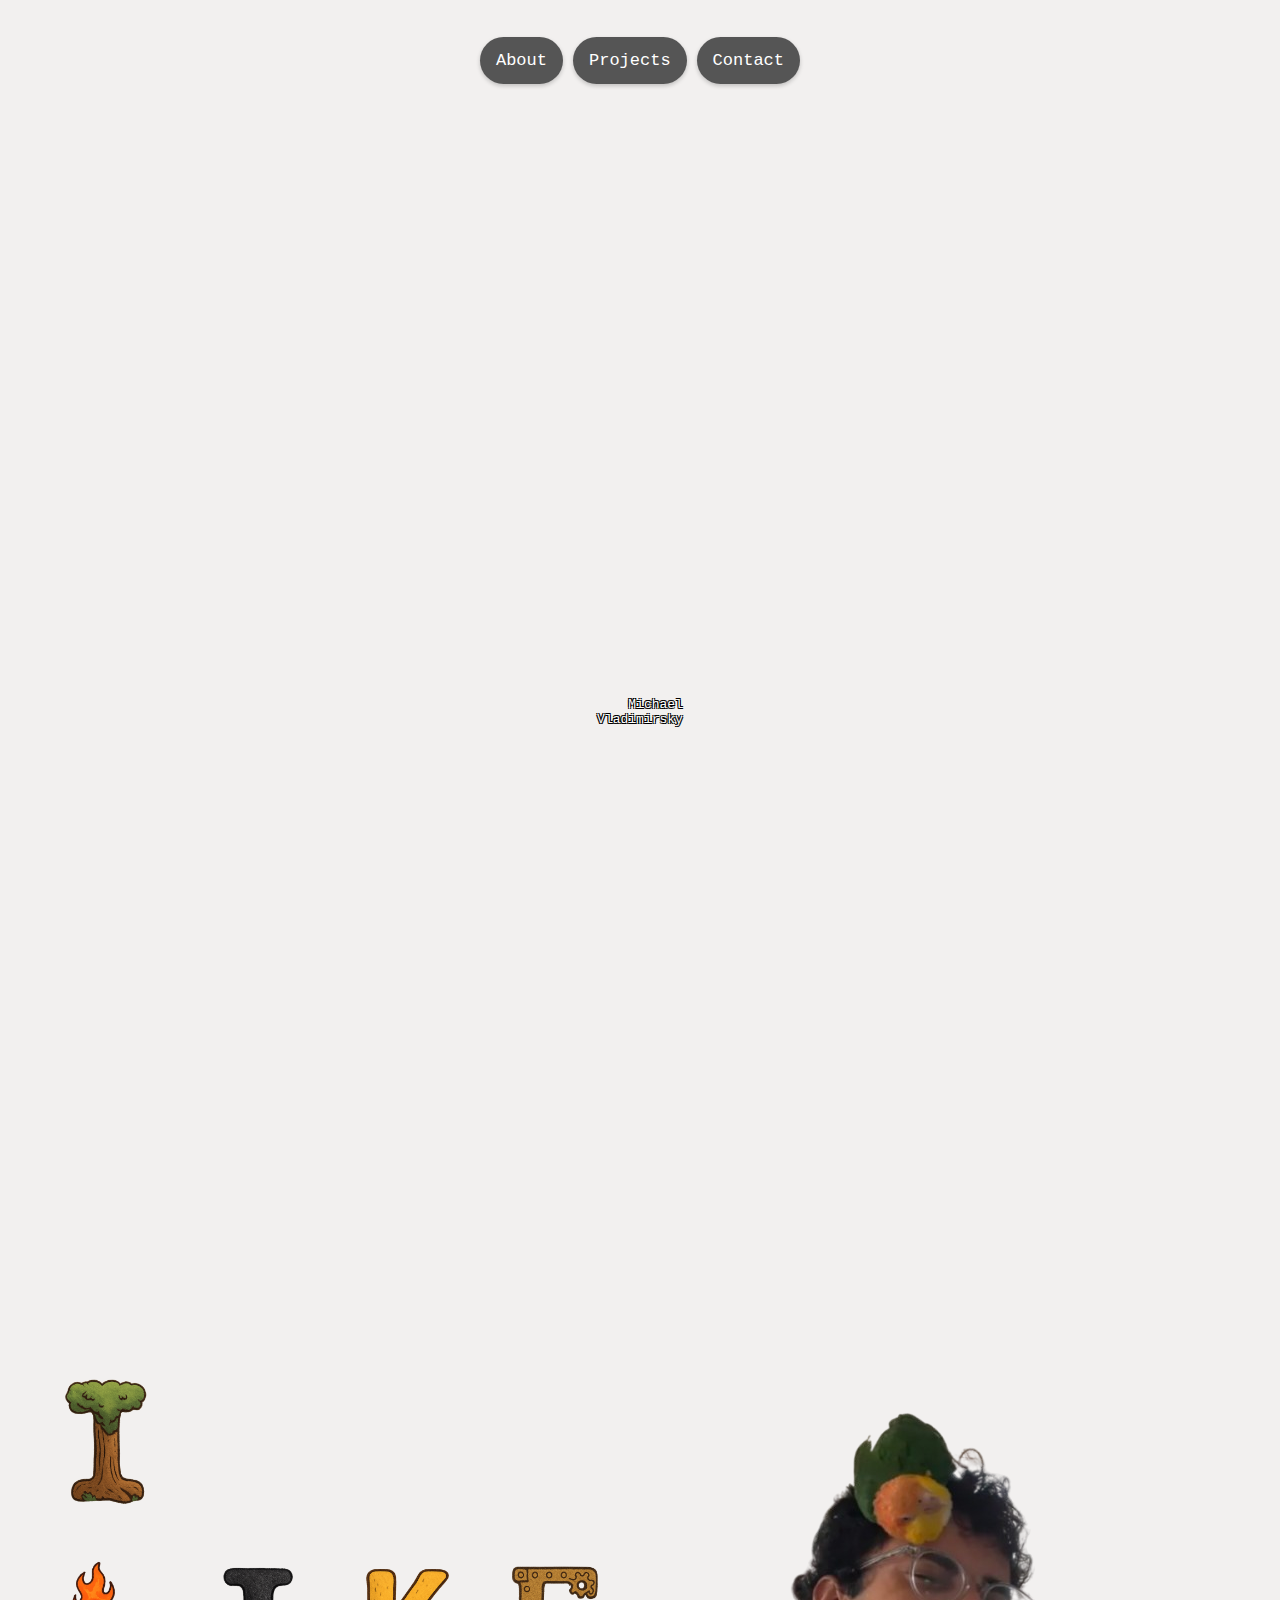
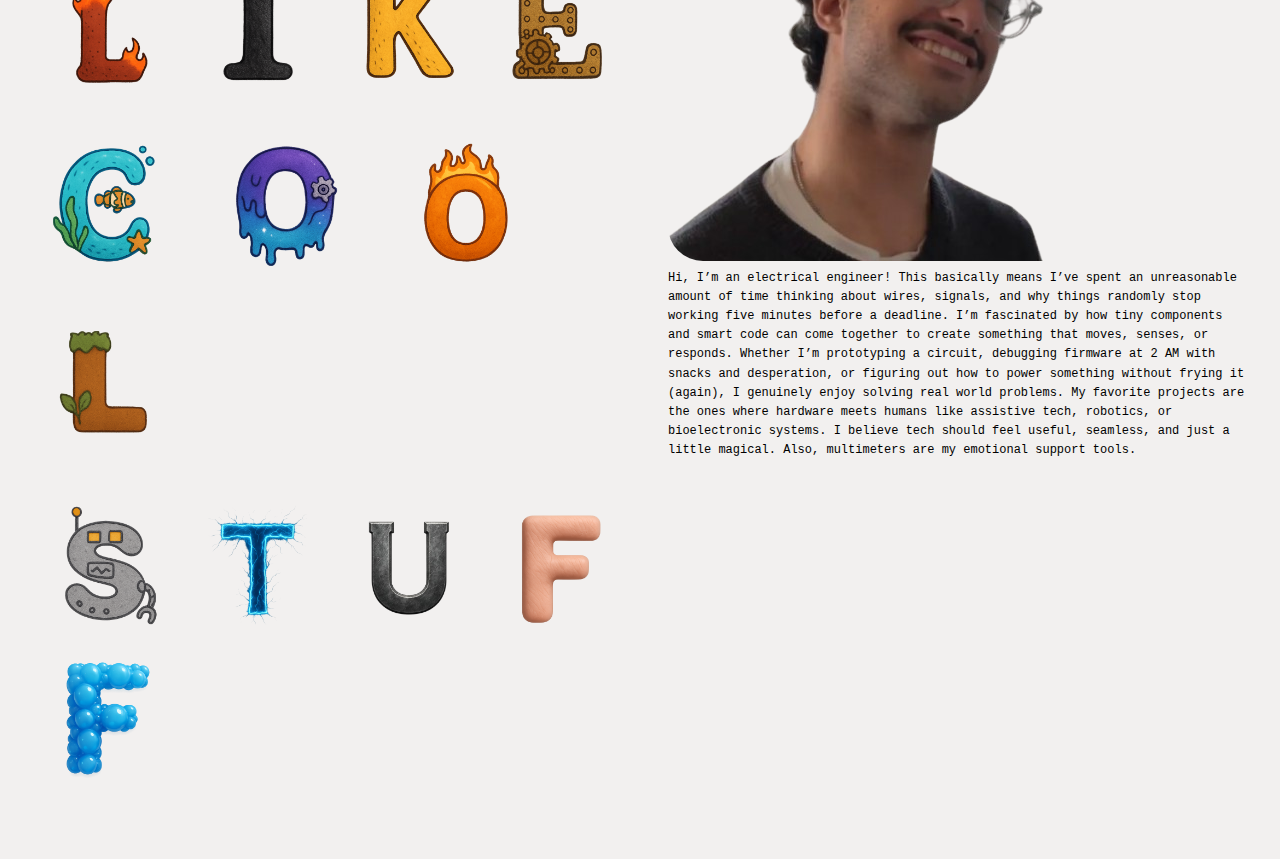
<file: index.html>
<!DOCTYPE html>
<html lang="en">
<head>
  <meta charset="UTF-8" />
  <title>My Project</title>
  <link rel="stylesheet" href="styles.css" />
  
  <script src="script.js" defer></script>
</head>
<body>

  <div class="tab-header">
    <a class="tablink" href="index.html">About</a>
    <a class="tablink" href="Projects.html">Projects</a>
    <a class="tablink" href="Contact.html">Contact</a>
    <p style="text-align: right; text-shadow: -1px -1px 0 #000, 1px -1px 0 #000,
          -1px 1px 0 #000, 1px 1px 0 #000; color: white; padding: 50%;">

      Michael Vladimirsky

    </p>
  </div>
  


 

<div class="flex-wrapper">
  <div class="image-grid">  

   <div class="row1">
    <div class="column">
      <img src="I tree.png">
    </div>
    </div>


    <div class="row">
    <div class="column">
      <img src="L fire.png" alt="L - Fire">
    </div>
    <div class="column">
      <img src="I charcoal.png" alt="I - Charcoal">
    </div>
    <div class="column">
      <img src="k monster.png" alt="K - Monster">
    </div>
    <div class="column">
      <img src="E robot.png" alt="E - Robot">
    </div>
    </div>


    <div class="row1">
    <div class="column">
      <img src="C_water.png" alt="E - Robot">
    </div>
    <div class="column">
      <img src="O_drown.png" alt="E - Robot">
    </div>
    <div class="column">
      <img src="O_fire.png" alt="E - Robot">
    </div>
    <div class="column">
      <img src="L_earth.png" alt="E - Robot">
    </div>
    </div>

    <div class="row">
    <div class="column">
      <img src="S_robot.png" alt="E - Robot">
    </div>
    <div class="column">
      <img src="T_lighting.png" alt="E - Robot">
    </div>
    <div class="column">
      <img src="U_metal-removebg-preview.png" alt="E - Robot">
    </div>
    <div class="column">
      <img src="F_skin_theme.png" alt="E - Robot">
    </div>
    <div class="column">
      <img src="F_bubble.png" alt="E - Robot">
    </div>
    </div>

    </div>

     <div class="text-content">
      <img src="me-removebg-preview.png" alt="E - Robot" style="border: none; border-radius: 35px;">

    <p style="font-family: monospace; font-size: small;">
Hi, I’m an electrical engineer! This basically means I’ve spent an unreasonable amount of time thinking about wires, signals, and why things randomly stop working five minutes before a deadline. I’m fascinated by how tiny components and smart code can come together to create something that moves, senses, or responds. Whether I’m prototyping a circuit, debugging firmware at 2 AM with snacks and desperation, or figuring out how to power something without frying it (again), I genuinely enjoy solving real world problems. My favorite projects are the ones where hardware meets humans like assistive tech, robotics, or bioelectronic systems. I believe tech should feel useful, seamless, and just a little magical.

Also, multimeters are my emotional support tools.    </p>
  </div>
</div>
  
</body>
</html>
</file>
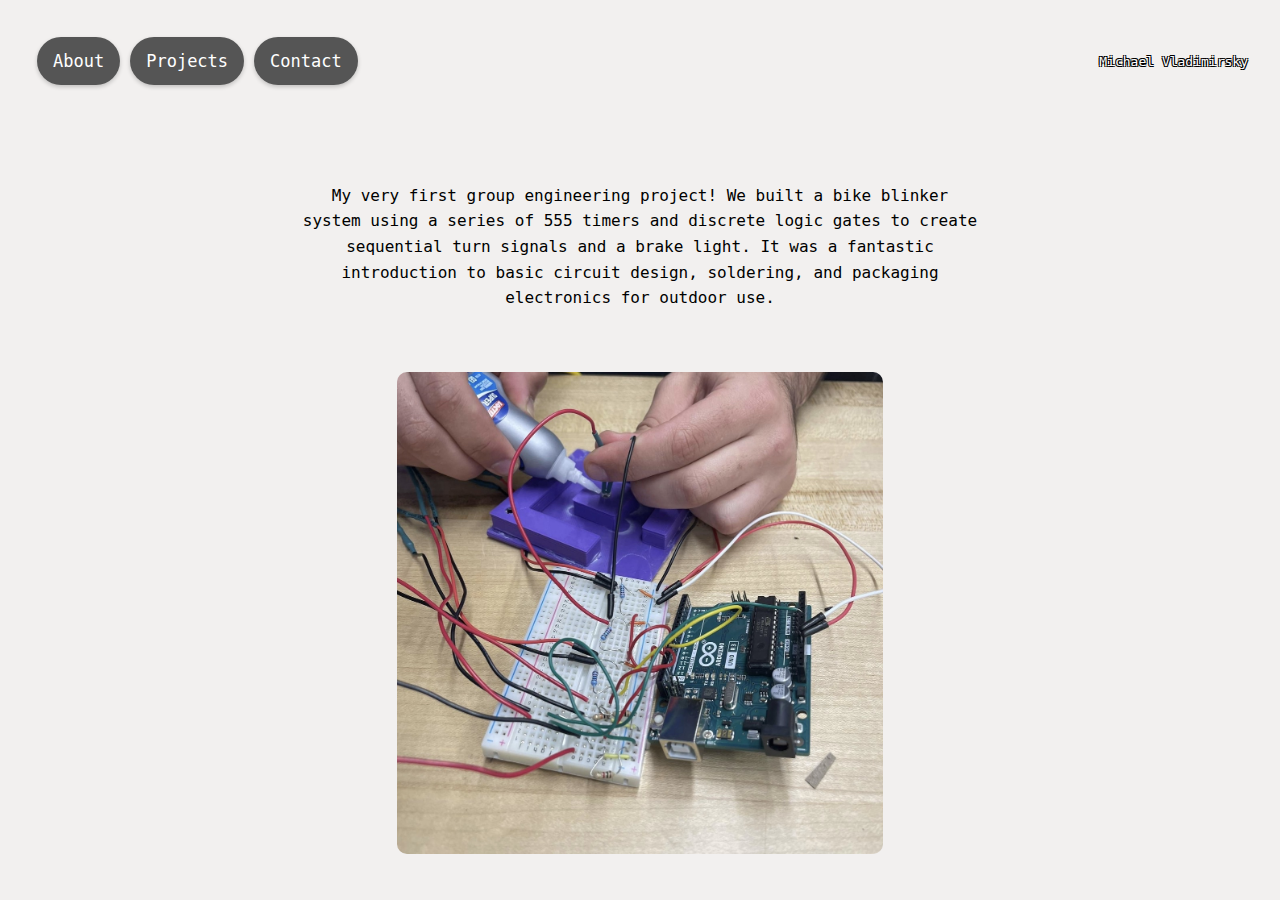
<file: bike_blinker.html>
<!DOCTYPE html>
<html lang="en">
<head>
  <meta charset="UTF-8" />
  <title>Bike Blinker | Michael Vladimirsky</title>
  <link rel="stylesheet" href="styles.css" />
  <script src="script.js" defer></script>
</head>
<body>

  <div class="tab-header">
    <a class="tablink" href="index.html">About</a>
    <a class="tablink" href="Projects.html">Projects</a>
    <a class="tablink" href="Contact.html">Contact</a>
    <p class="name">Michael Vladimirsky</p>
  </div>

  
        <p class="center_project_p">
            My very first group engineering project! We built a bike blinker system using a series of 555 timers and discrete logic gates to create sequential turn signals and a brake light. It was a fantastic introduction to basic circuit design, soldering, and packaging electronics for outdoor use.
        </p>
        <div class="image-wrapper">
            <img src="bike_blinker.png" alt="Bike Blinker" class="center_project" style="border-radius:10px; max-width:80%;">
        </div>
        

</body>
</html>
</file>
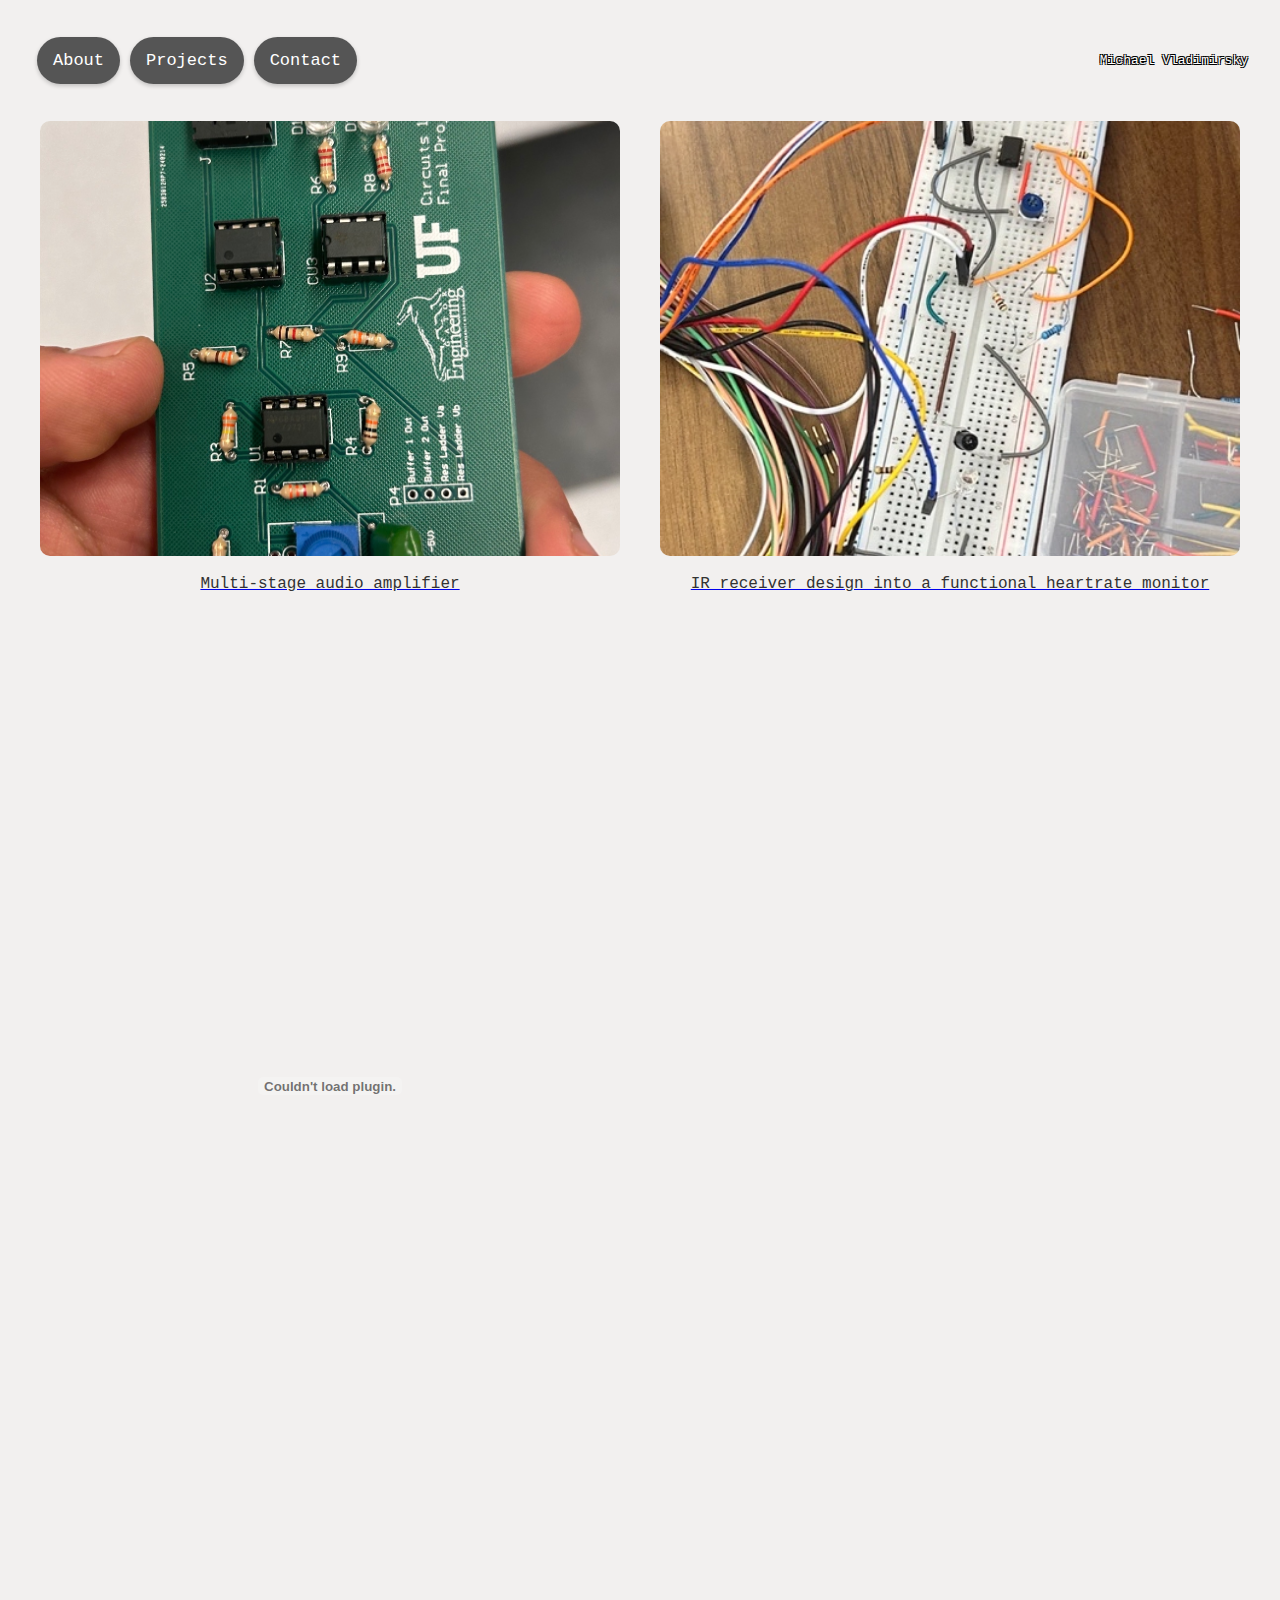
<file: circuit_proj.html>
<!DOCTYPE html>
<html lang="en">
<head>
  <meta charset="UTF-8" />
  <title>My Project</title>
  <link rel="stylesheet" href="styles.css" />
  <script src="script.js" defer></script>
</head>
<body>

<div class="tab-header">
    <a class="tablink" href="index.html">About</a>
    <a class="tablink" href="Projects.html">Projects</a>
    <a class="tablink" href="Contact.html">Contact</a>
    <p class="name">

      Michael Vladimirsky

    </p>
  </div>
  

 <div class="image-paragraph-grid">
  <div class="image-box">
    <a href="uf_final.html">
    <img src="uf_final.png" alt="Image 1">
    <p>Multi-stage audio amplifier</p>
    </a>
  </div>
  
  <div class="image-box">
    <a href="heart_sensor.html">
    <img src="Circuit_projects.png" alt="Image 2">
    <p>IR receiver design into a functional heartrate monitor</p>
    </a>
  </div>


  <embed style="height:100vh; width: 100%;" src="file:///C:/Users/vladi/Downloads/annotated-Project%25205%2520Diode%2520Applications-1.pdf" type="">


</div>

</body>
</file>
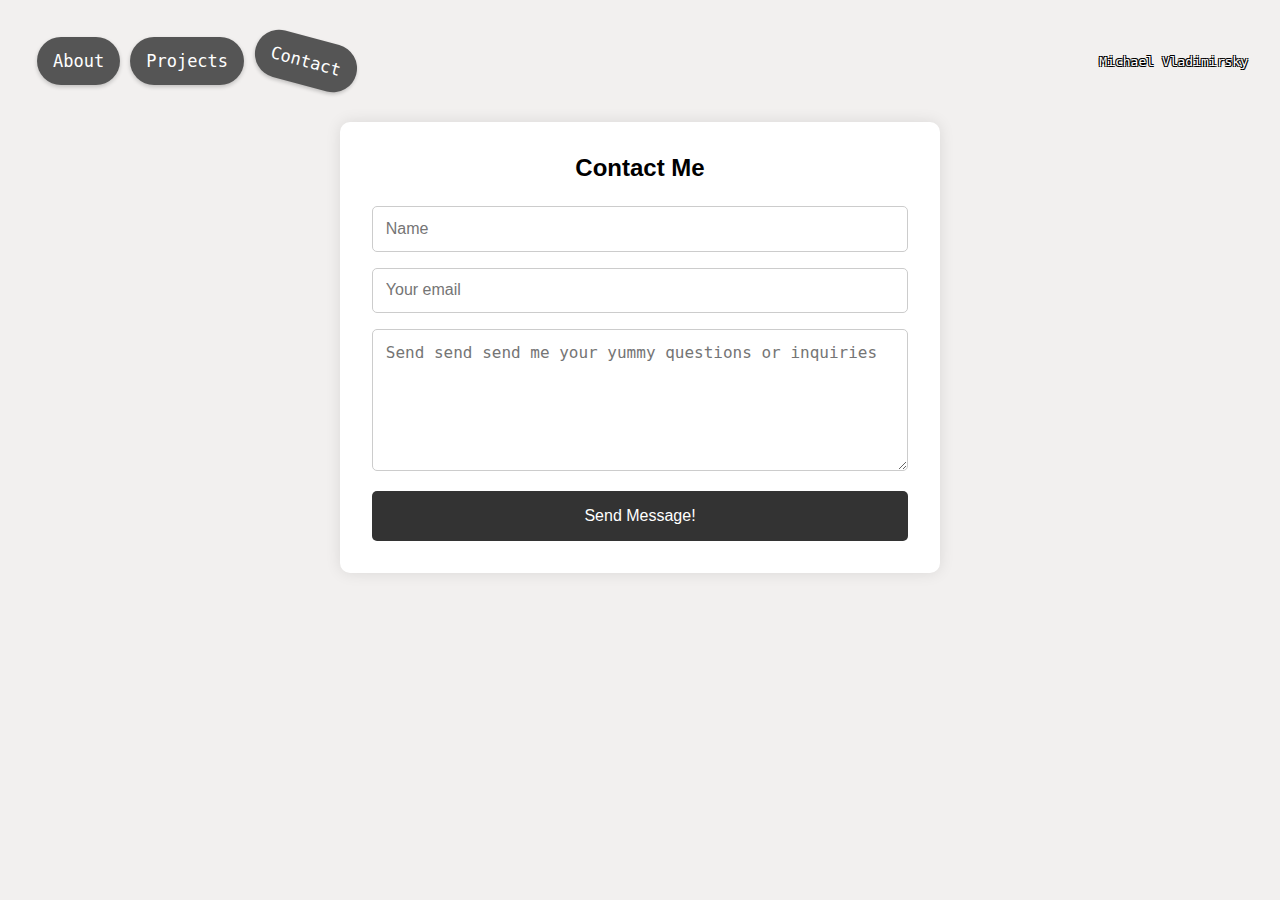
<file: Contact.html>
<!DOCTYPE html>
<html lang="en">
<head>
  <meta charset="UTF-8" />
  <title>My Project</title>
  <link rel="stylesheet" href="styles.css" />
  <script src="script.js" defer></script>
</head>
<body>

 <div class="tab-header">
    <a class="tablink" href="index.html">About</a>
    <a class="tablink" href="Projects.html">Projects</a>
    <a class="tablink" href="Contact.html" style="transform:rotate(15deg);">Contact</a>
<p class="name"> Michael Vladimirsky </p>
  </div>

  <div class="contact-container">
    <h2>Contact Me</h2>
    <form action="https://formspree.io/f/xovwkepo" method="POST">
      <input type="text" name="name" placeholder="Name" required>
      <input type="email" name="_replyto" placeholder="Your email" required>
      <textarea name="message" rows="6" placeholder="Send send send me your yummy questions or inquiries" required></textarea>
      <button type="submit">Send Message!</button>
    </form>
  </div>
</body>
</html>
</file>
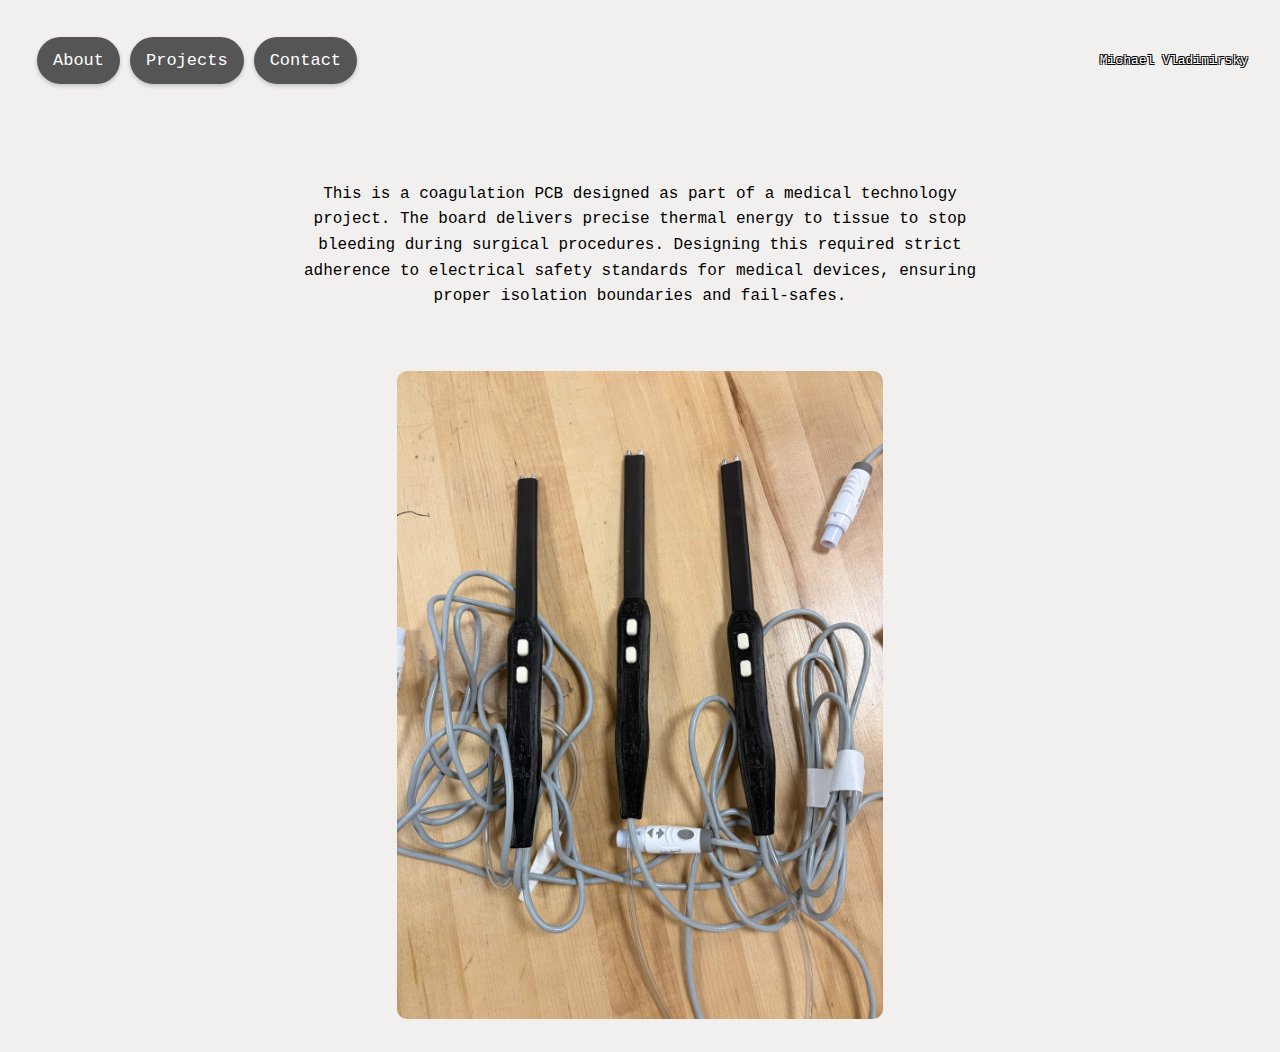
<file: electroflow.html>
<!DOCTYPE html>
<html lang="en">
<head>
  <meta charset="UTF-8" />
  <title>ElectroFlow - Coag PCB | Michael Vladimirsky</title>
  <link rel="stylesheet" href="styles.css" />
  <script src="script.js" defer></script>
</head>
<body>

  <div class="tab-header">
    <a class="tablink" href="index.html">About</a>
    <a class="tablink" href="Projects.html">Projects</a>
    <a class="tablink" href="Contact.html">Contact</a>
    <p class="name">Michael Vladimirsky</p>
  </div>

  
        <p class="center_project_p">
            This is a coagulation PCB designed as part of a medical technology project. The board delivers precise thermal energy to tissue to stop bleeding during surgical procedures. Designing this required strict adherence to electrical safety standards for medical devices, ensuring proper isolation boundaries and fail-safes.
        </p>
        <div class="image-wrapper">
            <img src="electroflow.jpg" alt="ElectroFlow - Coag PCB" class="center_project" style="border-radius:10px; max-width:80%;">
        </div>
        

</body>
</html>
</file>
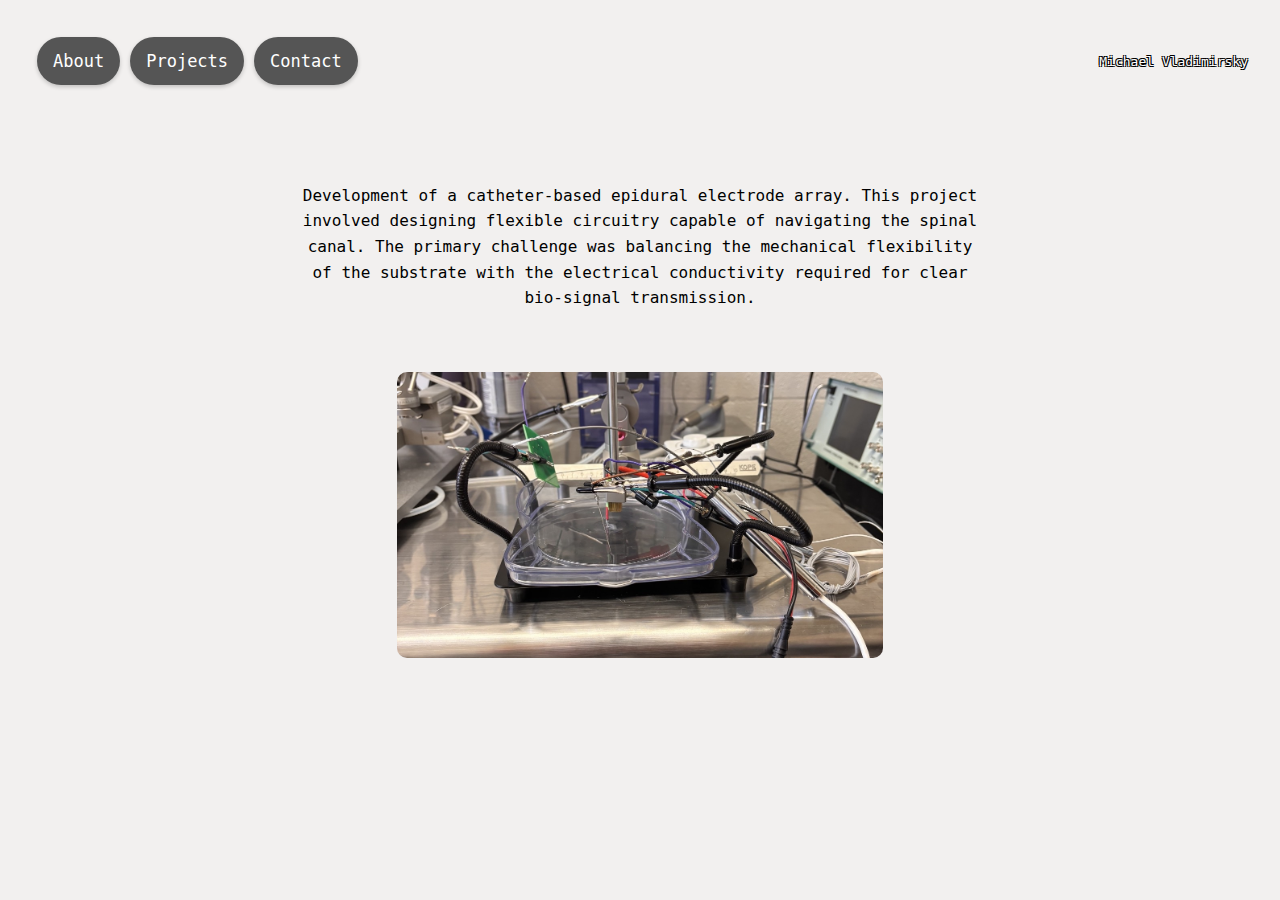
<file: epidural_electrode.html>
<!DOCTYPE html>
<html lang="en">
<head>
  <meta charset="UTF-8" />
  <title>Epidural Electrode - Catheter | Michael Vladimirsky</title>
  <link rel="stylesheet" href="styles.css" />
  <script src="script.js" defer></script>
</head>
<body>

  <div class="tab-header">
    <a class="tablink" href="index.html">About</a>
    <a class="tablink" href="Projects.html">Projects</a>
    <a class="tablink" href="Contact.html">Contact</a>
    <p class="name">Michael Vladimirsky</p>
  </div>

  
        <p class="center_project_p">
            Development of a catheter-based epidural electrode array. This project involved designing flexible circuitry capable of navigating the spinal canal. The primary challenge was balancing the mechanical flexibility of the substrate with the electrical conductivity required for clear bio-signal transmission.
        </p>
        <div class="image-wrapper">
            <img src="epidural_electrode.png" alt="Epidural Electrode" class="center_project" style="border-radius:10px; max-width:80%;">
        </div>
        

</body>
</html>
</file>
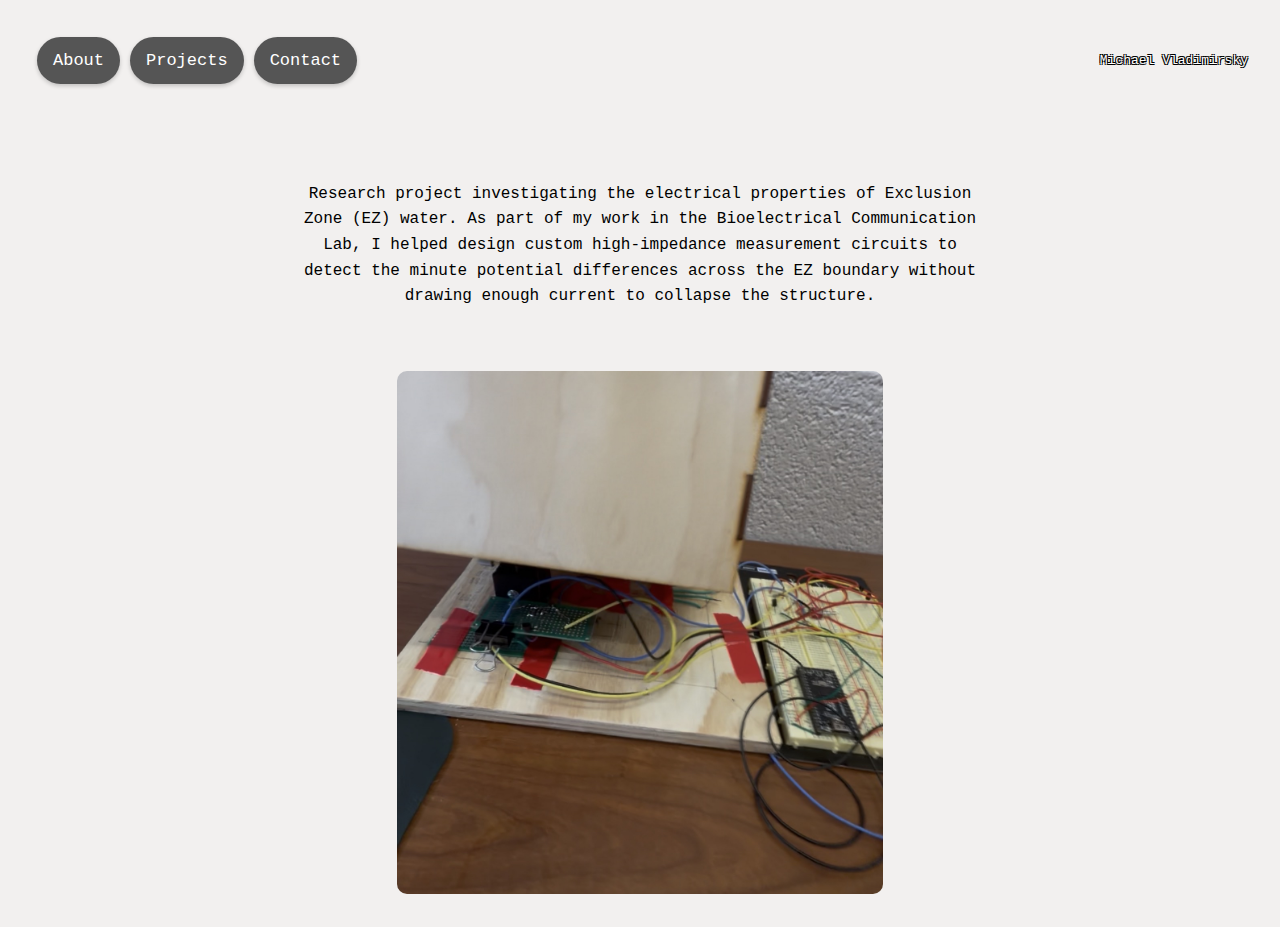
<file: ez_water.html>
<!DOCTYPE html>
<html lang="en">
<head>
  <meta charset="UTF-8" />
  <title>EZ Water Research | Michael Vladimirsky</title>
  <link rel="stylesheet" href="styles.css" />
  <script src="script.js" defer></script>
</head>
<body>

  <div class="tab-header">
    <a class="tablink" href="index.html">About</a>
    <a class="tablink" href="Projects.html">Projects</a>
    <a class="tablink" href="Contact.html">Contact</a>
    <p class="name">Michael Vladimirsky</p>
  </div>

  
        <p class="center_project_p">
            Research project investigating the electrical properties of Exclusion Zone (EZ) water. As part of my work in the Bioelectrical Communication Lab, I helped design custom high-impedance measurement circuits to detect the minute potential differences across the EZ boundary without drawing enough current to collapse the structure.
        </p>
        <div class="image-wrapper">
            <img src="ez_water.png" alt="EZ Water Research" class="center_project" style="border-radius:10px; max-width:80%;">
        </div>
        

</body>
</html>
</file>
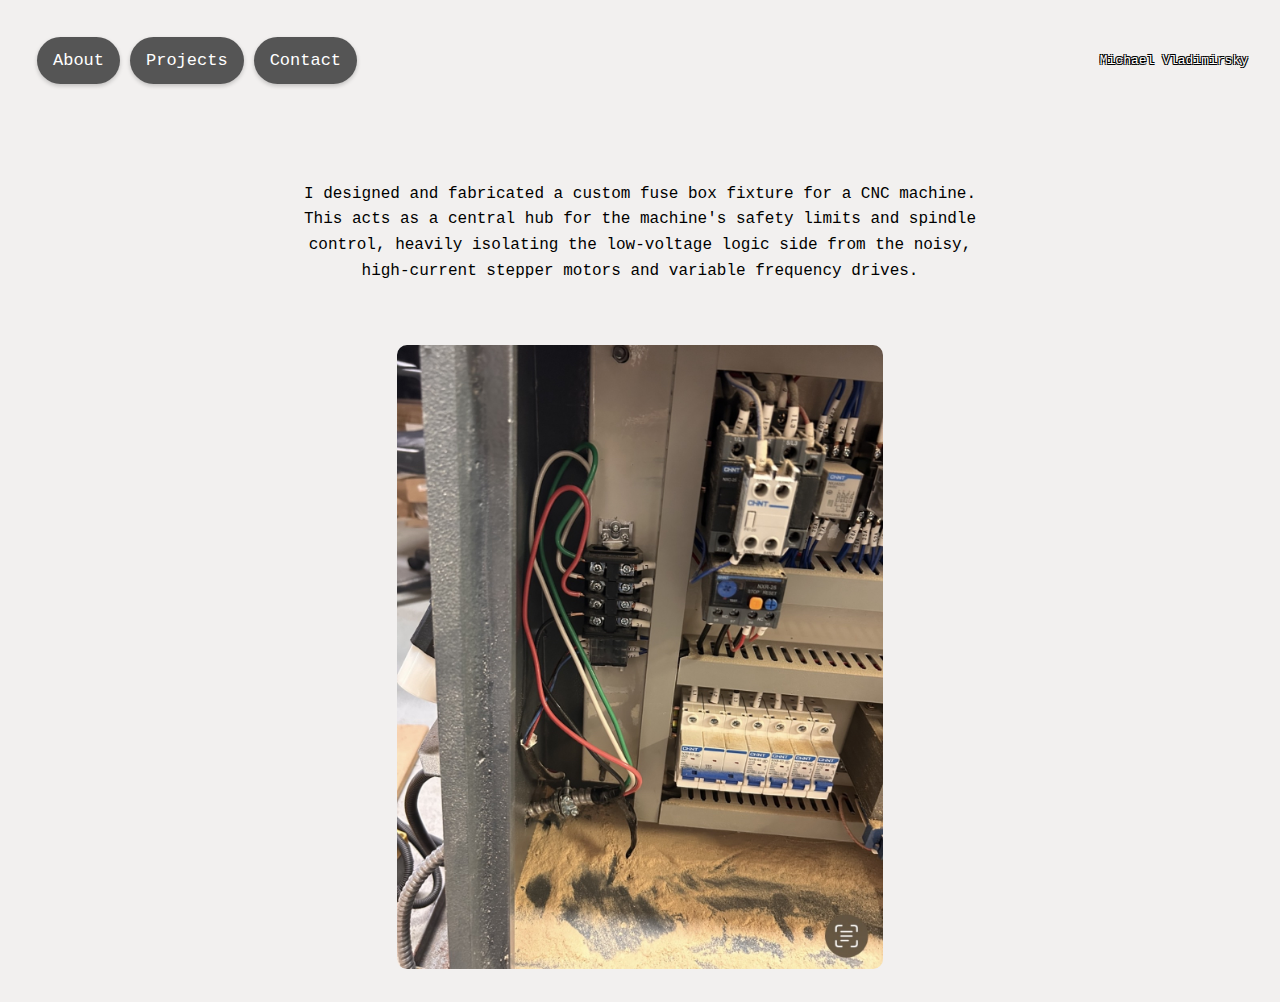
<file: fuse_box.html>
<!DOCTYPE html>
<html lang="en">
<head>
  <meta charset="UTF-8" />
  <title>Fuse Box Fixture for CNC | Michael Vladimirsky</title>
  <link rel="stylesheet" href="styles.css" />
  <script src="script.js" defer></script>
</head>
<body>

  <div class="tab-header">
    <a class="tablink" href="index.html">About</a>
    <a class="tablink" href="Projects.html">Projects</a>
    <a class="tablink" href="Contact.html">Contact</a>
    <p class="name">Michael Vladimirsky</p>
  </div>

  
        <p class="center_project_p">
            I designed and fabricated a custom fuse box fixture for a CNC machine. This acts as a central hub for the machine's safety limits and spindle control, heavily isolating the low-voltage logic side from the noisy, high-current stepper motors and variable frequency drives.
        </p>
        <div class="image-wrapper">
            <img src="fuse_box.png" alt="Fuse Box" class="center_project" style="border-radius:10px; max-width:80%;">
        </div>
        

</body>
</html>
</file>
<file: styles.css>
* {
  margin: 0;
  padding: 0;
  box-sizing: border-box;
}

body {
  font-family: sans-serif;
  padding: 2rem;
  background: #f2f0ef;
}

/* Center the tab buttons container */
.tab-header {
  display: flex;
  justify-content: center;
  align-items: center;
  margin-bottom: 2rem;
  flex-wrap: wrap;
  font-family: monospace;
}

.tab-header .name {
  margin-left: auto; 
  align-items: center;
  text-align: center;
  text-shadow: -1px -1px 0 #000, 1px -1px 0 #000, -1px 1px 0 #000, 1px 1px 0 #000; 
  color: white;
  font-size: medium;
}

/* Style each button */
.tablink {
  background-color: #555;
  color: white;
  border: none;
  border-radius: 25px;
  appearance: none;
  -webkit-appearance: none;
  -moz-appearance: none;
  text-decoration: none;
  outline: none;
  cursor: pointer;
  padding: 14px 16px;
  font-size: 17px;
  width: auto;
  margin: 5px;
  transition: background-color 0.3s ease, transform 0.2s ease;
  box-shadow: 0 2px 4px rgba(0, 0, 0, 0.2);
}

/* Change background on hover */
.tablink:hover {
  background-color: #777;
  transform: scale(1.1) rotate(15deg);
}

/* Hide tab content by default */
.tabcontent {
  color: white;
  display: none;
  padding: 50px;
  text-align: center;
}

/* Other Grids and Contact Styles */
.row1, .row {
  display: flex;
  margin-bottom: 2rem;
  flex-wrap: wrap;
}
.row1 { gap: 30px; }
.row { gap: 1px; }

.column {
  flex: 0 1 auto;
  max-width: 150px;
  padding: 5px;
}

.column img {
  display: block;
  margin: 0 auto;
  width: 100%;
  max-width: 200px;
  border-radius: 10px;
  transition: transform 0.6s ease;
}

.column img:hover {
  transform: scale(1.9) rotate(360deg);
}

.flex-wrapper {
  display: flex;
  align-items: flex-start;
  justify-content: space-between;
  gap: 0;
}

.image-grid { flex: 1; }

.text-content {
  max-width: 580px;
  font-family: sans-serif;
  font-size: 1rem;
  line-height: 1.6;
}

.image-wrapper1 {
  width: 100%;
  max-width: 300px;
  aspect-ratio: 3 / 2;
  overflow: hidden;
  border-radius: 30px;
}

.center_project {
  width: 40%;
  height: 40%;
  object-fit: cover;
  display: block;
  margin-left: auto;
  margin-right: auto;
}

.center_project_p {
  padding: 5%;
  text-align: center;
  max-width: 800px;
  margin: auto;
  font-size: 1rem;
  line-height: 1.6;
  font-family: monospace;
}

.image-paragraph-grid {
  display: grid;
  grid-template-columns: repeat(2, 1fr);
  gap: 40px;
  max-width: 1200px;
  margin: 2rem auto;
  font-family: sans-serif;
  aspect-ratio: 4 / 3;
}

.image-box { text-align: center; }

.image-box img {
  width: 100%;
  height: auto;
  aspect-ratio: 4 / 3;
  border-radius: 10px;
  object-fit: cover;
  margin-bottom: 0.75rem;
  text-decoration: none;
}

.image-box p {
  font-size: 1rem;
  line-height: 1.5;
  color: #333;
  text-decoration: none;
  font-family: monospace;
}

.contact-container {
  max-width: 600px;
  margin: auto;
  background: white;
  padding: 2rem;
  border-radius: 10px;
  box-shadow: 0 0 15px rgba(0,0,0,0.1);
}

h2 {
  text-align: center;
  margin-bottom: 1.5rem;
}

input, textarea {
  width: 100%;
  padding: 0.8rem;
  margin-bottom: 1rem;
  border: 1px solid #ccc;
  border-radius: 5px;
  font-size: 1rem;
}

button {
  width: 100%;
  background: #333;
  color: white;
  padding: 1rem;
  font-size: 1rem;
  border: none;
  border-radius: 5px;
  cursor: pointer;
}

button:hover { background: #555; }
/* =========================================
   CONVEYOR BELT STYLES (EXACT MATH FIX)
   ========================================= */

.conveyor-belt {
  width: 100%;
  overflow: hidden;
  padding: 40px 0;
  box-sizing: border-box;
  background: #f2f0ef; /* Match body background */
}

.belt-inner {
  display: flex;
  flex-wrap: nowrap;
  align-items: center;
  width: max-content;
  /* We will use a custom property for the exact width of 1 set */
  animation: scroll 25s linear infinite;
}

.conveyor-item {
  /* Exactly 500px wide + 30px margin on left + 30px margin on right = 560px total width per item */
  flex: 0 0 500px;
  width: 500px;
  margin: 0 30px; 
  display: flex;
  flex-direction: column;
  align-items: center;
  justify-content: center;
  text-decoration: none;
  color: #333;
  transition: transform 0.3s ease;
}

.conveyor-item:hover {
  transform: scale(1.03); 
}

.conveyor-item img {
  width: 100%; 
  height: 350px; 
  object-fit: cover; 
  border-radius: 12px;
  box-shadow: 0 10px 20px rgba(0,0,0,0.15);
  display: block;
  margin-bottom: 20px;
}

.conveyor-item h3 {
  font-family: sans-serif;
  margin: 0;
  font-size: 1.5rem;
  text-align: center;
}

/* The Loop Math - Hardcoded to exact pixel dimensions */
/* 3 items * 560px total width per item = 1680px */
@keyframes scroll {
  0% { transform: translateX(0px); }
  100% { transform: translateX(-1680px); } 
}
</file>
